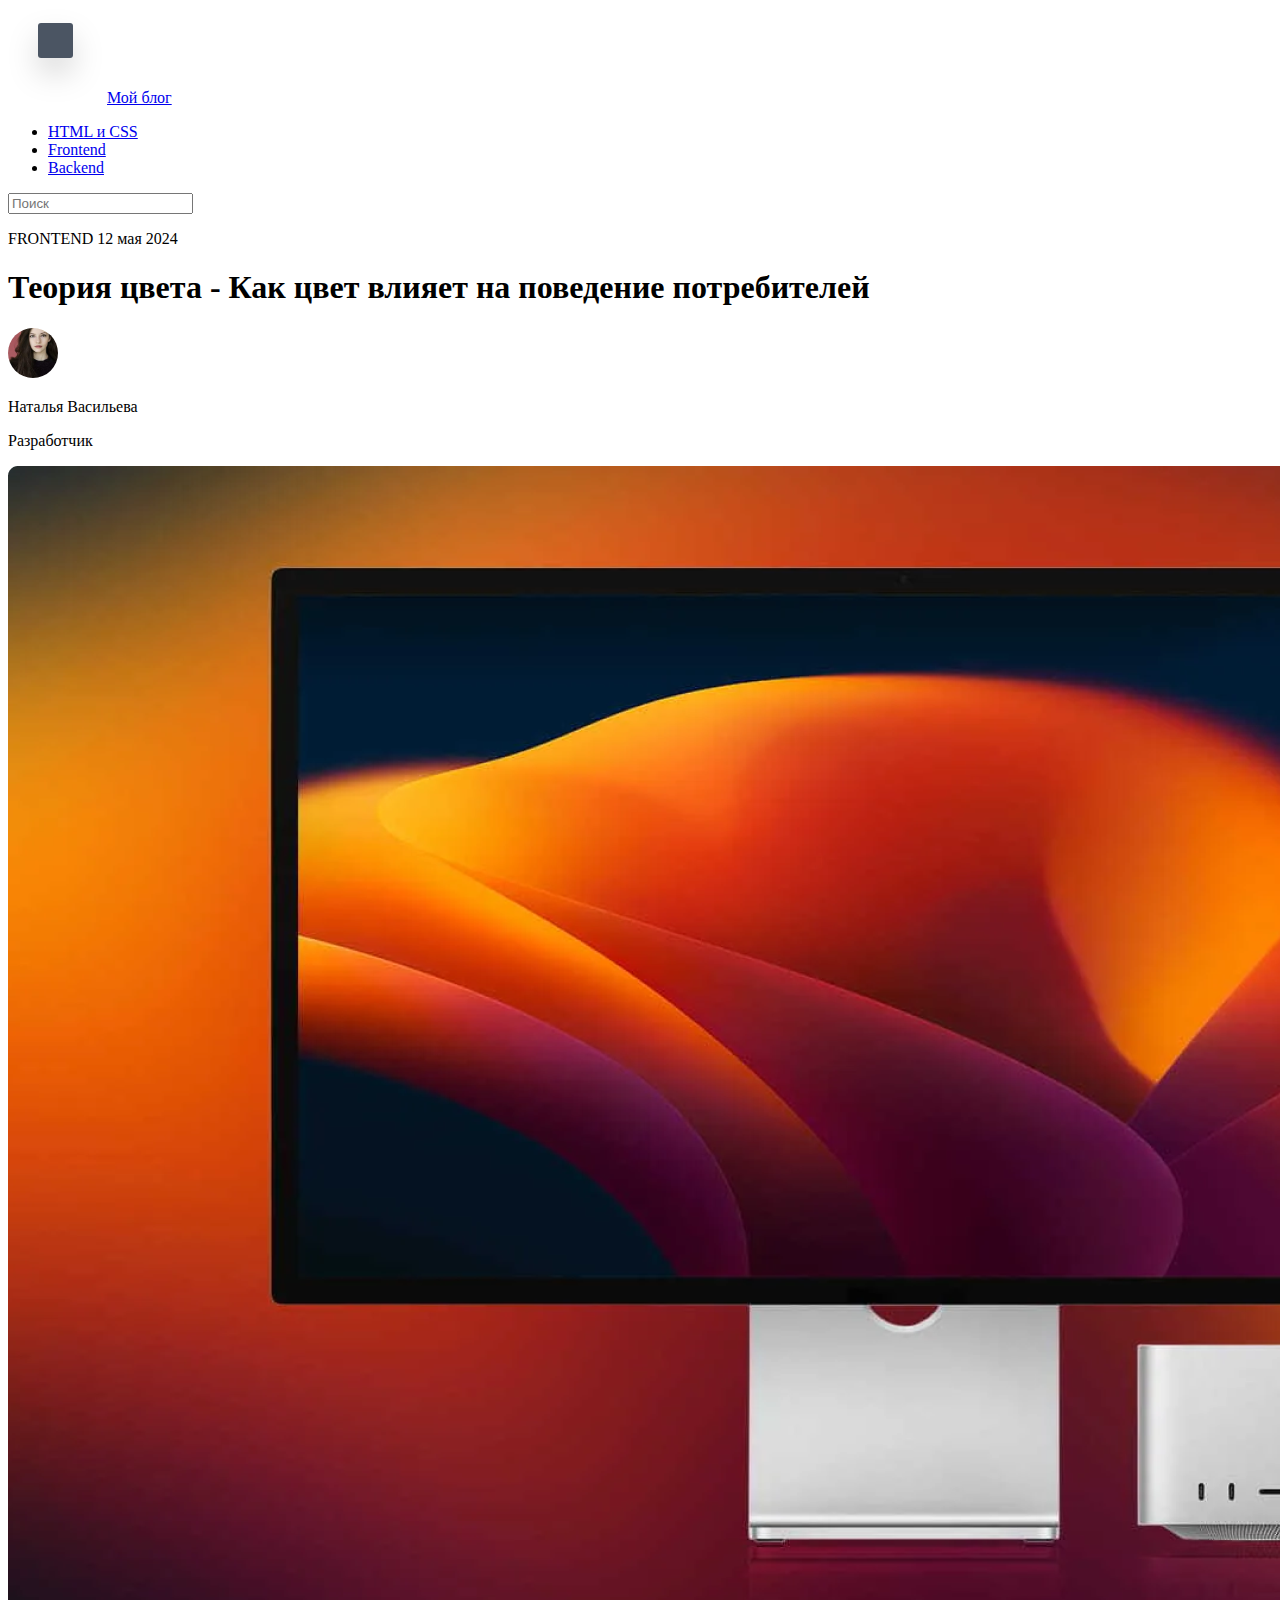
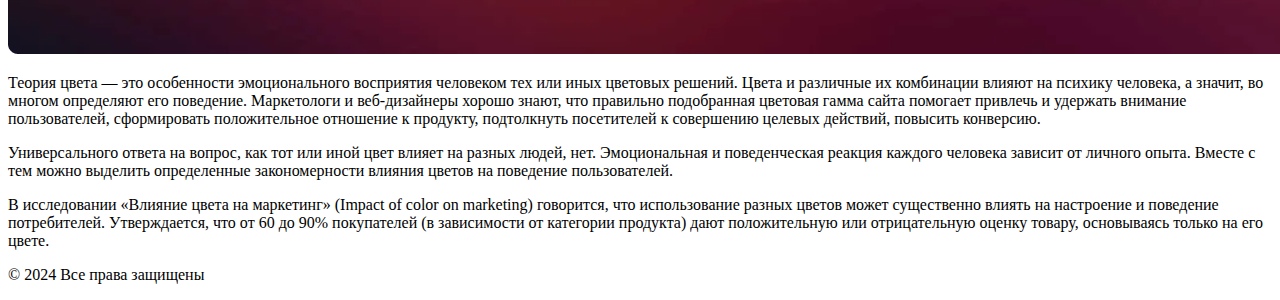
<file: 1-Blog/index.html>
<!DOCTYPE html>
<html lang="ru">
<head>
    <meta charset="UTF-8">
    <meta name="viewport" content="width=device-width, initial-scale=1.0">
    <title>Блог</title>
</head>
<body>
    <header>
        <nav>
            <img src="./images//logo.svg" alt="Аватарка">
            <a href="#">Мой блог</a>
            <ul>
                <li><a href="#">HTML и CSS</a></li>
                <li><a href="#">Frontend</a></li>
                <li><a href="#">Backend</a></li>
            </ul>
            <input type="search" placeholder="Поиск">
        </nav>
    </header>
    
    <main>
        <section>
            <p>FRONTEND 12 мая 2024</p>
            <h1>Теория цвета - Как цвет влияет на поведение потребителей</h1>
            <div>
                <img src="./images//author_avatar.svg" alt="Аватар автора">
                <p>Наталья Васильева</p>
                <p>Разработчик</p>
            </div>
            <article>
                <img src="./images//image_article.png" alt="Картинка к сататье">
                <p>
                    Теория цвета — это особенности эмоционального восприятия человеком 
                    тех или иных цветовых решений. Цвета и различные их комбинации влияют на психику человека, 
                    а значит, во многом определяют его поведение. Маркетологи и веб-дизайнеры хорошо знают,
                     что правильно подобранная цветовая гамма сайта помогает привлечь и удержать внимание пользователей, 
                     сформировать положительное отношение к продукту, подтолкнуть посетителей к совершению целевых действий,
                      повысить конверсию.
                </p>
                <p>
                  Универсального ответа на вопрос, как тот или иной цвет влияет на разных людей, нет.
                   Эмоциональная и поведенческая реакция каждого человека зависит от личного опыта. 
                   Вместе с тем можно выделить определенные закономерности влияния цветов на поведение пользователей.  
                </p>
                <p>
                    В исследовании «Влияние цвета на маркетинг» (Impact of color on marketing) говорится,
                     что использование разных цветов может существенно влиять на настроение и поведение потребителей. 
                     Утверждается, что от 60 до 90% покупателей (в зависимости от категории продукта) 
                     дают положительную или отрицательную оценку товару, основываясь только на его цвете.
                </p>
            </article>
        </section>
    </main>

    <footer>
        <p>&copy; 2024 Все права защищены</p>
    </footer>
</body>
</html>
</file>
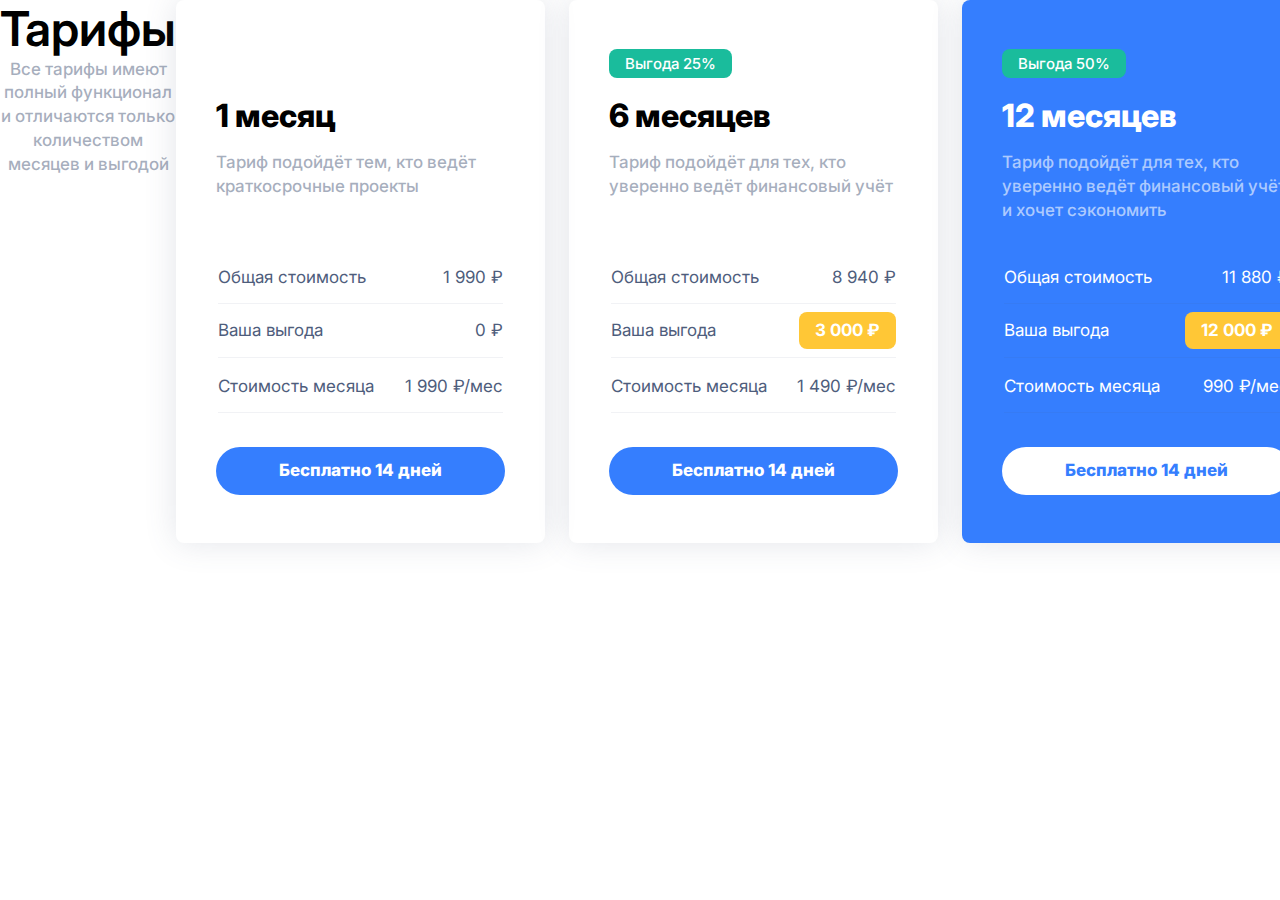
<file: finio/index.html>
<!DOCTYPE html>
<html lang="en">
<head>
    <meta charset="UTF-8">
    <meta name="viewport" content="width=device-width, initial-scale=1.0">
    <link rel="preconnect" href="https://fonts.googleapis.com">
    <link rel="preconnect" href="https://fonts.gstatic.com" crossorigin>
    <link href="https://fonts.googleapis.com/css2?family=Inter:ital,opsz,wght@0,14..32,100..900;1,14..32,100..900&family=Roboto:ital,wght@0,100..900;1,100..900&display=swap" rel="stylesheet">
    <link rel="stylesheet" href="styles/global.css">
    <link rel="stylesheet" href="styles/layout.css">
    <link rel="stylesheet" href="styles/components.css">
    <title>Finio</title>
</head>
<body>
    <section class="section">
        <dib class="section-wrapper">
            <div class="header-section">
                <h2 class="header-section__title">
                    Тарифы
                </h2>
                <p class="header-section__subtitle">
                    Все тарифы имеют полный функционал и отличаются только количеством месяцев и выгодой
                </p>
            </div>
            <div class="card-wrapper">
                <div class="card">
                    <div class="header-card">
                        <h3 class="header-card__title">
                            1 месяц
                        </h3>
                        <p class="header-card__subtitle">
                            Тариф подойдёт тем, кто ведёт краткосрочные проекты
                        </p>
                    </div>
                    <table class="table-card">
                        <tbody>
                            <tr class="table-row">
                                <td>Общая стоимость</td>
                                <td>1 990 ₽</td>
                            </tr>
                            <tr class="table-row">
                                <td>Ваша выгода</td>
                                <td>0 ₽</td>
                            </tr>
                        </tbody>
                        <tfoot>
                            <tr class="table-row">
                                <td>Стоимость месяца</td>
                                <td>1 990 ₽/мес</td>
                            </tr>
                        </tfoot>
                    </table>
                    <button class="button">Бесплатно 14 дней</button>
                </div>
                <div class="card">
                    <div class="header-card">
                        <div class="header-card__discount">Выгода 25%</div>
                        <h3 class="header-card__title">
                            6 месяцев
                        </h3>
                        <p class="header-card__subtitle">
                            Тариф подойдёт для тех, кто уверенно ведёт финансовый учёт 
                        </p>
                    </div>
                    <table class="table-card">
                        <tbody>
                            <tr class="table-row">
                                <td>Общая стоимость</td>
                                <td>8 940 ₽</td>
                            </tr>
                            <tr class="table-row">
                                <td>Ваша выгода</td>
                                <td><div class="cheft">3 000 ₽</div></td>
                            </tr>
                        </tbody>
                        <tfoot>
                            <tr class="table-row">
                                <td>Стоимость месяца</td>
                                <td>1 490 ₽/мес</td>
                            </tr>
                        </tfoot>
                    </table>
                    <button class="button">Бесплатно 14 дней</button>
                </div>
                <div class="card color-bg_secondady">
                    <div class="header-card">
                        <div class="header-card__discount">Выгода 50%</div>
                        <h3 class="header-card__title color-text_secondady">
                            12 месяцев
                        </h3>
                        <p class="header-card__subtitle color-text_sextiary">
                            Тариф подойдёт для тех, кто уверенно ведёт финансовый учёт и хочет сэкономить 
                        </p>
                    </div>
                    <table class="table-card">
                        <tbody>
                            <tr class="table-row color-text_secondady">
                                <td>Общая стоимость</td>
                                <td>11 880 ₽</td>
                            </tr>
                            <tr class="table-row color-text_secondady">
                                <td>Ваша выгода</td>
                                <td><div class="cheft">12 000 ₽</div></td>
                            </tr>
                        </tbody>
                        <tfoot>
                            <tr class="table-row color-text_secondady">
                                <td>Стоимость месяца</td>
                                <td>990 ₽/мес</td>
                            </tr>
                        </tfoot>
                    </table>
                    <button class="button button_secondary-color">Бесплатно 14 дней</button>
                </div>
                
        </dib>
    </section>
</body>
</html>
</file>
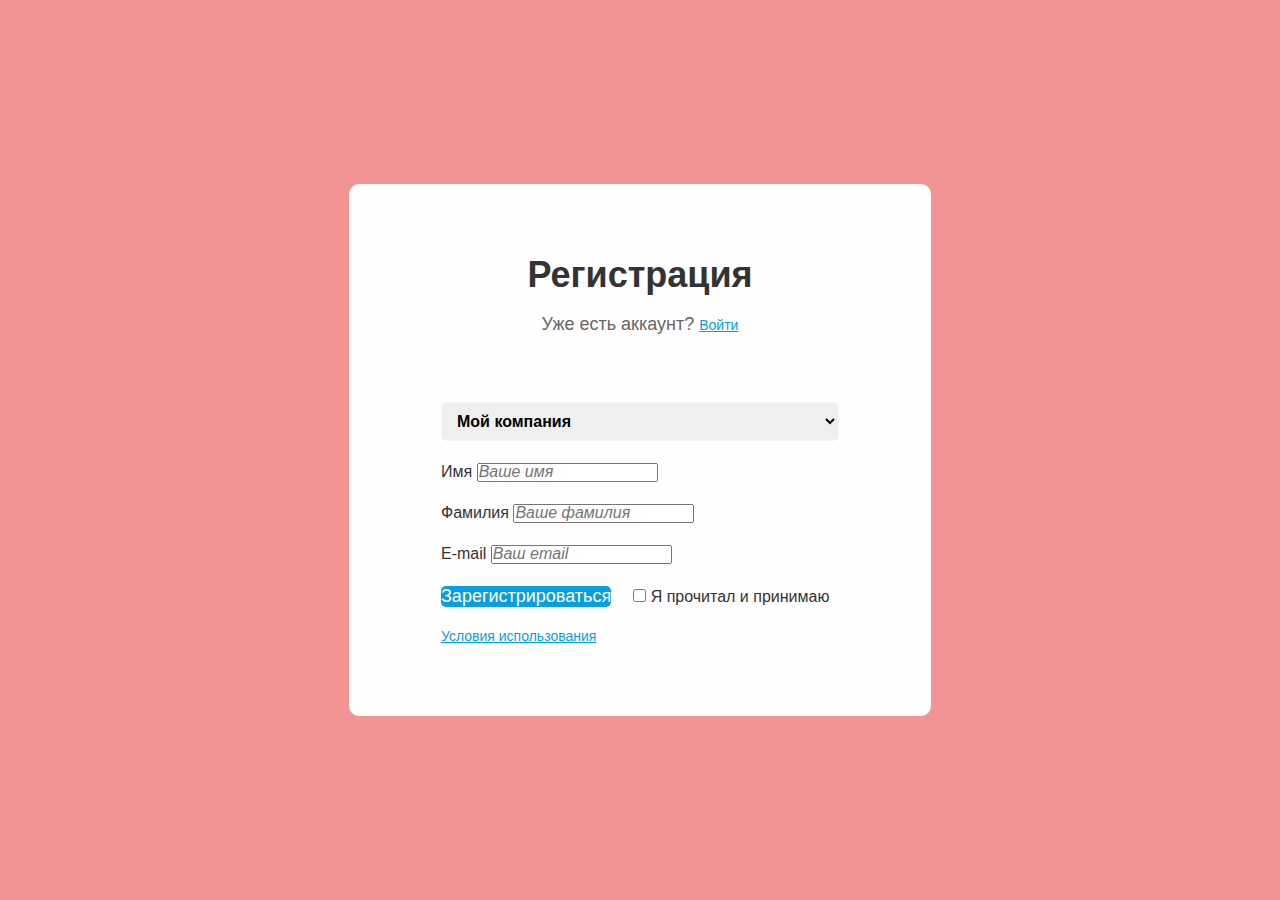
<file: form/index.html>
<!DOCTYPE html>
<html lang="en">
<head>
    <meta charset="UTF-8">
    <meta name="viewport" content="width=device-width, initial-scale=1.0">
    <title>Регистрация</title>
    <link rel="stylesheet" href="styles/styles.css">
</head>
<body>
    <main>
        <section>
            <h1>Регистрация</h1>
            <p>Уже есть аккаунт? <a href="#">Войти</a></p>
        <form action="">
            <select name="company" id="company">
                <option value="1" selected >Мой компания</option>
                <option value="2">Не мой компания</option>
            </select>
            <div>
                <label for="firstname">Имя</label>
                <input type="text" name="firstname" id="firstname" placeholder="Ваше имя" />
            </div>
            <div>
                <label for="lastname">Фамилия</label>
                <input type="text" name="lastname" id="lastname" placeholder="Ваше фамилия" />
            </div>
            <div>
                <label for="email">E-mail</label>
                <input type="email" name="email" id="email" placeholder="Ваш email" />
            </div>
            <button type="submit">Зарегистрироваться</button>
            <div>  
                <input type="checkbox" name="accpt" id="accpt" />
                <label for="accpt">Я прочитал и принимаю</label> 
            </div>
            <a href="#">Условия использования</a>
        </form>
        </section>
    </main>
</body>
</html>
</file>
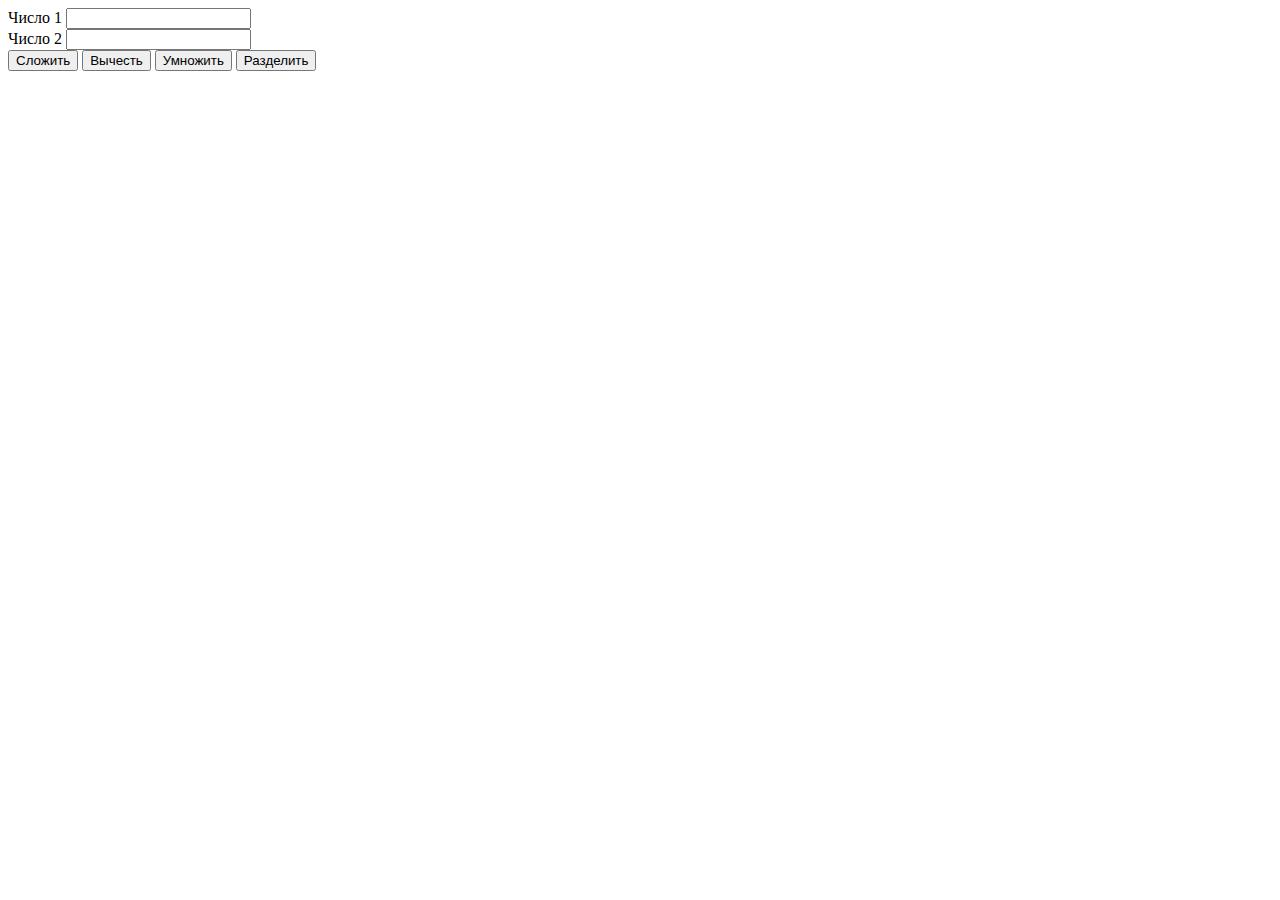
<file: js/calc/index.html>
<!DOCTYPE html>
<html lang="ru">
<head>
    <meta charset="UTF-8">
    <meta name="viewport" content="width=device-width, initial-scale=1.0">
    <title>Калькулятор</title>
</head>
<body>
    <div>
        <div>
            <label for="num1">Число 1</label>
                <input type="number" id="num1"/>
        </div>
        <div>
            <label for="num2">Число 2</label>
                <input type="number" id="num2"/>
        </div>
        <div>
            <button name= "sum" onclick="calc(event)">Сложить</button>
            <button name="sub" onclick="calc(event)">Вычесть</button>
            <button name="mul" onclick="calc(event)">Умножить</button>
            <button name="div" onclick="calc(event)">Разделить</button>
        </div>
        <div>
            <p id="result"></p>
        </div>
    </div>
    <script src="./app.js"></script>
</body>
</html>
</file>
<file: finio/styles/global.css>
:root {
    --color-bg-primary: #FFFFFF;
    --color-bg-secondary: #357EFE;
    --color-bg-tertiary: rgba(26, 188, 156, 1);
    --color-bg-quaternary: #FFC736;
    --color-bg-gradient: linear-gradient(353deg,rgba(255, 255, 255, 1) 40%, rgba(53, 126, 254, 1) 0%);;

    --color-text-primary: rgba(78, 93, 124, 0.5);
    --color-text-stroke:  rgba(255, 255, 255, 0.8);
    --color-text-secondary: #FFFFFF;
    --color-text-tertiary: #000000;
    --color-text-quaternary: rgba(78, 93, 124, 1);
    --color-text-sextiary: rgba(255, 255, 255, 0.6);

    --color-border-shadow: rgba(78, 93, 124, 0.16);
    --color-border-primary: rgba(78, 93, 124, 0.08);
    --border-radius-8: 8px;
    --border-radius-16: 16px;
    --border-radius-47: 47px;
}

* {
    box-sizing: border-box;
    margin: 0;
    padding: 0;
    font-family: "Inter", sans-serif;
    font-optical-sizing: auto;
    font-weight: 400;
    font-style: normal;
}
</file>
<file: finio/styles/layout.css>
.body {
    /* display: flex; */
    /* flex-direction: column; */
    /* align-items: center; */
    /* min-height: 100vh; */
    /* background-color: var(--color-bg-primary); */
}

.header {
    background: var(--color-bg-gradient);
    width: 100%;
    padding-bottom: 98px;
}

.section {
    width: 100%;
    height: auto;
}

.section-wrapper {
    display: flex;
}

.wrapper {
    padding: 120px 264px;
}

.wrapper-secondary {
    padding: 80px 95px;
    margin: 0 65px;
    border-radius: var(--border-radius-16);
}


.card-wrapper {
    display: grid;
    grid-template-columns: repeat(3, 1fr);
    gap: 24px;
    align-items: center;
}

.card-wrapper-flex {
    display: flex;
    gap: 24px;
    justify-content: space-between;
    align-items: center;
}

.header-card-secondary__title {
    display: inline-block;
    font-weight: 600;
    font-size: 32px;
    line-height: 120%;
}

@media (max-width: 1400px) {
    .wrapper {
        padding: 64px 24px;
    }
}

@media (max-width: 960px) {
    .wrapper-secondary {
        padding: 64px 24px;
        margin: 0;
        border-radius: unset;
    }
    .wrapper_padding {
        padding: 64px 24px;
    }
    .card-wrapper {
        grid-template-columns: 1fr;
    }
    .section-wrapper{
        flex-direction: column;
        align-items: center;
    }
}
</file>
<file: finio/styles/components.css>
.header-section {
    text-align: center;
    margin-bottom: 40px;
}
.header-section__title {
    font-weight: 600;
    font-size: 48px;
    line-height: 120%;
}

.header-section__subtitle {
    font-weight: 500;
    font-size: 17px;
    line-height: 140%;
    color: var(--color-text-primary);
}
@media (max-width: 960px) {
    .header-section {
        text-align: left;
    }
    .header-section__title {
        font-weight: 600;
        font-size: 32px;
        line-height: 120%;
    }
}

.card {
    display: flex;
    flex-direction: column;
    justify-content: space-between;
    gap: 32px;
    width: 369px;
    padding: 97px 40px 48px;
    border-radius: var(--border-radius-8);
    box-shadow: 0px 0px 32px 0px var(--color-border-shadow);
}

.header-card {
    position: relative;
    height: 120px;
}

.header-card__title {
    display: inline-block;
    font-weight: 800;
    font-size: 32px;
    line-height: 120%;
    margin-bottom: 16px;
}

.header-card__subtitle {
    font-weight: 500;
    font-size: 17px;
    line-height: 140%;
    color: var(--color-text-primary);
}

.header-card__discount {
    position: absolute;
    top: -48px;
    left: 0;
    padding: 4px 16px;
    border-radius: var(--border-radius-8);
    background-color: var(--color-bg-tertiary);
    color: var(--color-text-secondary);
    font-family: Inter;
    font-weight: 500;
    font-size: 15px;
    line-height: 140%;
}

.table-card {
    width: 100%;
}

.table-row {
    display: flex;
    justify-content: space-between;
    padding: 16px 0;
    border-bottom: 1px solid var(--color-border-primary);
    font-weight: 500;
    font-size: 17px;
    line-height: 120%;
    color: var(--color-text-quaternary);
}


.color-bg_secondady {
    background-color: var(--color-bg-secondary);
}

.color-text_secondady {
    color: var(--color-text-secondary);
}

.color-text_sextiary {
    color: var(--color-text-sextiary);
}

.cheft {
    padding: 8px 16px;
    border-radius: var(--border-radius-8);
    background-color: var(--color-bg-quaternary);
    color: var(--color-text-secondary);
    font-weight: 700;
    font-size: 17px;
    line-height: 120%;
    margin: -8px 0;
}


.button {
    width: 100%;
    height: 48;
    border: none;
    border-radius: var(--border-radius-47);
    background-color: var(--color-bg-secondary);
    padding: 12px;
    font-weight: 800;
    font-size: 17px;
    line-height: 140%;
    text-align: center;
    color: var(--color-text-secondary)
}

.button_secondary-color {
    background-color: var(--color-bg-primary);
    color: var(--color-bg-secondary)
}
</file>
<file: form/styles/styles.css>
* {
    box-sizing: border-box;
    margin: 0;
    padding: 0;
}

body {
    background: 
    linear-gradient(90deg, #F39494, #F39494), 
    linear-gradient(243.43deg, #FFA5A5 32.96%, rgba(255, 255, 255, 0) 82.03%),
    linear-gradient(243.18deg, #FDC5C5 25.45%, rgba(242, 152, 222, 0) 100%);
    font-family: 'Open Sans', sans-serif;
    size: 36px;
    height: 100vh;
    color: #333333;
}
main {
    height: 100vh;
    display: flex;
    justify-content: center;
    align-items: center;
}
section {
    background-color: #FFFEFE;
    border-radius: 10px;
    font-weight: 400;
    width: 582px;
    padding: 73px 92px;
    display: flex;
    align-items: center;
    flex-direction: column;
    gap: 22px;
}

h1 {
    font-weight: 700;
    font-size: 36px;
    line-height: 100%;
}

p {
    font-size: 18px;
    line-height: 100%;
    margin-bottom: 47px;
    color: #666666;
}

form {
    display: flex;
    flex-wrap: wrap;
    width: 100%;
    align-items: center;
    gap: 22px;
}

select, option {
    font-weight: 600;
    font-size: 16px;
    width: 100%;
    border: 1px solid #F5F5F5;
    border-radius: 5px;
    padding: 9px 11px;
}

input::placeholder {
    font-size: 16px;
    font-style: italic ;
}

button {
    background-color: #089FE0;
    color: #FFFFFF;
    font-size: 18px;
    border: none;
    border-radius: 5px;
}

#accpt {
    font-size: 14px;
    line-height: 100%;
    color: #666666;
}

a {
    color: #089FE0;
}

a:last-child {
    font-size: 14px;
    line-height: 100%;
}

.item-form {
    width: 100%;
    flex: 1 1 100%;
    height: 44px;
}

.input {
    background-color: #F5F5F5;
    border: none;
    border-radius: 5px;
    padding: 9px 11px;
    height: 44px;
} 

.form-name-block {
    display: flex;
    gap: 0 1px;
}
.input-firstname {
    width: 197px;
    flex:1 1 197px;
} 
.input-lastname {
    width: 197px;
    flex:1 1 197px;
} 

/* .form-footer {

} */
</file>
